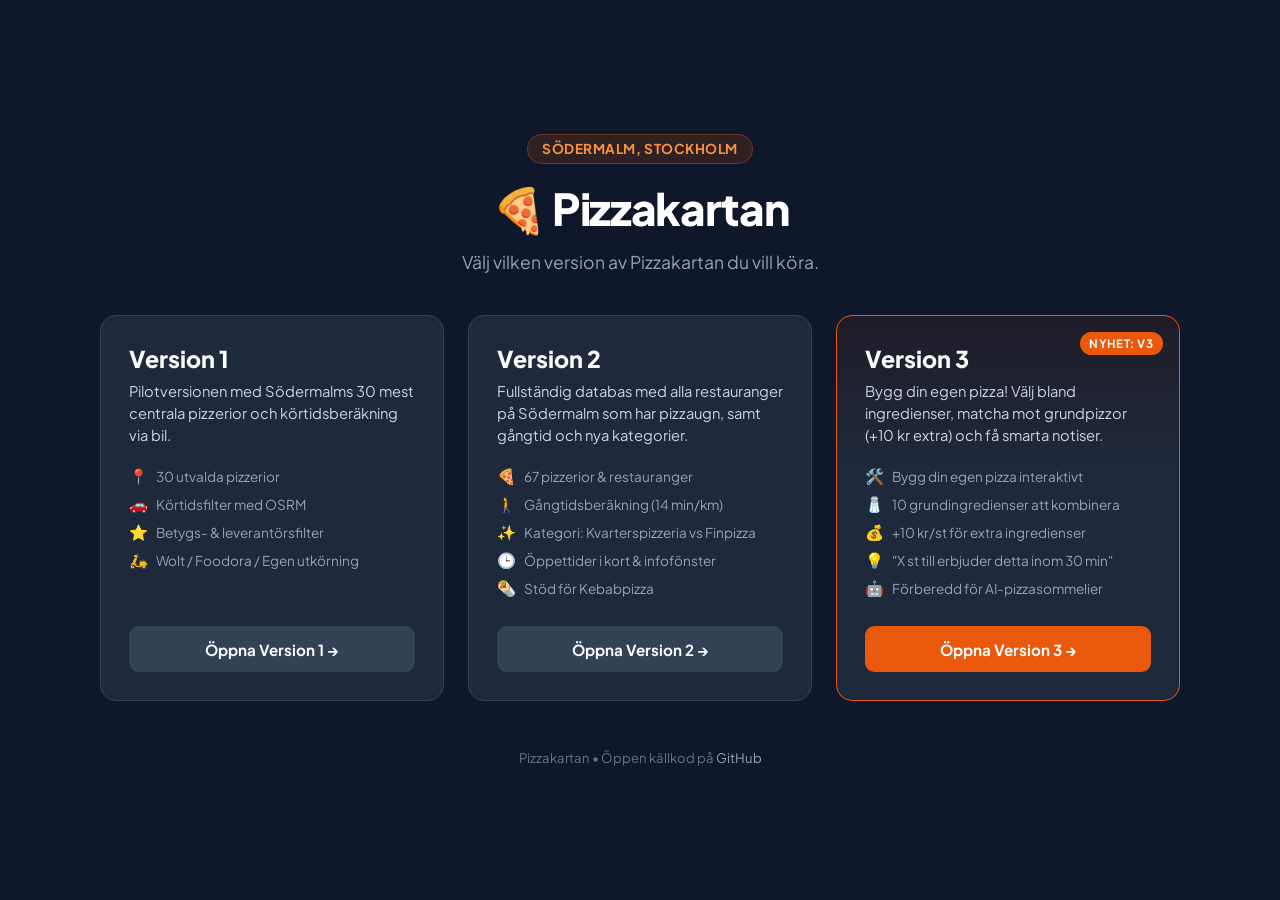
<file: index.html>
<!DOCTYPE html>
<html lang="sv">
<head>
  <meta charset="UTF-8">
  <meta name="viewport" content="width=device-width, initial-scale=1.0">
  <title>Pizzakartan – Södermalm</title>
  <link rel="preconnect" href="https://fonts.googleapis.com">
  <link rel="preconnect" href="https://fonts.gstatic.com" crossorigin>
  <link href="https://fonts.googleapis.com/css2?family=Plus+Jakarta+Sans:wght@400;600;700;800&display=swap" rel="stylesheet">
  <style>
    :root {
      --primary: #ea580c;
      --primary-hover: #c2410c;
      --slate-900: #0f172a;
      --slate-800: #1e293b;
      --slate-600: #475569;
      --slate-200: #e2e8f0;
      --slate-50: #f8fafc;
    }

    * {
      box-sizing: border-box;
      margin: 0;
      padding: 0;
    }

    body {
      font-family: 'Plus Jakarta Sans', -apple-system, BlinkMacSystemFont, "Segoe UI", Roboto, sans-serif;
      background: #0f172a;
      color: #f8fafc;
      min-height: 100vh;
      display: flex;
      flex-direction: column;
      align-items: center;
      justify-content: center;
      padding: 1.5rem;
    }

    .container {
      max-width: 1080px;
      width: 100%;
      text-align: center;
    }

    .header-badge {
      display: inline-block;
      background: rgba(234, 88, 12, 0.15);
      color: #fb923c;
      border: 1px solid rgba(234, 88, 12, 0.35);
      padding: 0.35rem 0.9rem;
      border-radius: 9999px;
      font-size: 0.85rem;
      font-weight: 700;
      letter-spacing: 0.04em;
      text-transform: uppercase;
      margin-bottom: 1rem;
    }

    h1 {
      font-size: 2.75rem;
      font-weight: 800;
      letter-spacing: -0.03em;
      margin-bottom: 0.75rem;
      color: white;
    }

    p.subtitle {
      font-size: 1.1rem;
      color: #94a3b8;
      max-width: 540px;
      margin: 0 auto 2.5rem auto;
      line-height: 1.5;
    }

    .card-grid {
      display: grid;
      grid-template-columns: repeat(auto-fit, minmax(300px, 1fr));
      gap: 1.5rem;
      text-align: left;
    }

    .version-card {
      background: #1e293b;
      border: 1.5px solid #334155;
      border-radius: 1rem;
      padding: 1.75rem;
      display: flex;
      flex-direction: column;
      justify-content: space-between;
      transition: all 0.25s ease;
      position: relative;
      overflow: hidden;
    }

    .version-card:hover {
      border-color: var(--primary);
      transform: translateY(-4px);
      box-shadow: 0 12px 30px rgba(0, 0, 0, 0.35);
    }

    .version-card.featured {
      border-color: #ea580c;
      background: linear-gradient(180deg, rgba(234, 88, 12, 0.08) 0%, #1e293b 40%);
    }

    .card-tag {
      position: absolute;
      top: 1rem;
      right: 1rem;
      background: #ea580c;
      color: white;
      font-size: 0.72rem;
      font-weight: 700;
      text-transform: uppercase;
      padding: 0.25rem 0.6rem;
      border-radius: 9999px;
      letter-spacing: 0.05em;
    }

    .version-title {
      font-size: 1.45rem;
      font-weight: 800;
      margin-bottom: 0.4rem;
      display: flex;
      align-items: center;
      gap: 0.5rem;
    }

    .version-desc {
      font-size: 0.92rem;
      color: #cbd5e1;
      line-height: 1.5;
      margin-bottom: 1.25rem;
    }

    .feature-list {
      list-style: none;
      margin-bottom: 1.75rem;
      display: flex;
      flex-direction: column;
      gap: 0.5rem;
    }

    .feature-item {
      font-size: 0.85rem;
      color: #94a3b8;
      display: flex;
      align-items: center;
      gap: 0.5rem;
    }

    .feature-item span.icon {
      font-size: 0.95rem;
    }

    .launch-btn {
      display: inline-flex;
      align-items: center;
      justify-content: center;
      gap: 0.5rem;
      width: 100%;
      padding: 0.85rem 1.25rem;
      border-radius: 0.6rem;
      font-weight: 700;
      font-size: 0.95rem;
      text-decoration: none;
      transition: all 0.2s ease;
      cursor: pointer;
    }

    .launch-btn-primary {
      background: #ea580c;
      color: white;
    }

    .launch-btn-primary:hover {
      background: #c2410c;
    }

    .launch-btn-secondary {
      background: #334155;
      color: #f8fafc;
    }

    .launch-btn-secondary:hover {
      background: #475569;
    }

    footer {
      margin-top: 3rem;
      font-size: 0.82rem;
      color: #64748b;
    }

    footer a {
      color: #94a3b8;
      text-decoration: none;
    }

    footer a:hover {
      text-decoration: underline;
    }
  </style>
</head>
<body>
  <div class="container">
    <div class="header-badge">Södermalm, Stockholm</div>
    <h1>🍕 Pizzakartan</h1>
    <p class="subtitle">Välj vilken version av Pizzakartan du vill köra.</p>

    <div class="card-grid">
      <!-- Version 1 -->
      <div class="version-card">
        <div>
          <div class="version-title">
            <span>Version 1</span>
          </div>
          <div class="version-desc">
            Pilotversionen med Södermalms 30 mest centrala pizzerior och körtidsberäkning via bil.
          </div>
          <ul class="feature-list">
            <li class="feature-item"><span class="icon">📍</span> 30 utvalda pizzerior</li>
            <li class="feature-item"><span class="icon">🚗</span> Körtidsfilter med OSRM</li>
            <li class="feature-item"><span class="icon">⭐</span> Betygs- & leverantörsfilter</li>
            <li class="feature-item"><span class="icon">🛵</span> Wolt / Foodora / Egen utkörning</li>
          </ul>
        </div>
        <a href="./v1/" class="launch-btn launch-btn-secondary">Öppna Version 1 &rarr;</a>
      </div>

      <!-- Version 2 -->
      <div class="version-card">
        <div>
          <div class="version-title">
            <span>Version 2</span>
          </div>
          <div class="version-desc">
            Fullständig databas med alla restauranger på Södermalm som har pizzaugn, samt gångtid och nya kategorier.
          </div>
          <ul class="feature-list">
            <li class="feature-item"><span class="icon">🍕</span> 67 pizzerior & restauranger</li>
            <li class="feature-item"><span class="icon">🚶</span> Gångtidsberäkning (14 min/km)</li>
            <li class="feature-item"><span class="icon">✨</span> Kategori: Kvarterspizzeria vs Finpizza</li>
            <li class="feature-item"><span class="icon">🕒</span> Öppettider i kort & infofönster</li>
            <li class="feature-item"><span class="icon">🌯</span> Stöd för Kebabpizza</li>
          </ul>
        </div>
        <a href="./v2/" class="launch-btn launch-btn-secondary">Öppna Version 2 &rarr;</a>
      </div>

      <!-- Version 3 -->
      <div class="version-card featured">
        <div class="card-tag">Nyhet: V3</div>
        <div>
          <div class="version-title">
            <span>Version 3</span>
          </div>
          <div class="version-desc">
            Bygg din egen pizza! Välj bland ingredienser, matcha mot grundpizzor (+10 kr extra) och få smarta notiser.
          </div>
          <ul class="feature-list">
            <li class="feature-item"><span class="icon">🛠️</span> Bygg din egen pizza interaktivt</li>
            <li class="feature-item"><span class="icon">🧂</span> 10 grundingredienser att kombinera</li>
            <li class="feature-item"><span class="icon">💰</span> +10 kr/st för extra ingredienser</li>
            <li class="feature-item"><span class="icon">💡</span> "X st till erbjuder detta inom 30 min"</li>
            <li class="feature-item"><span class="icon">🤖</span> Förberedd för AI-pizzasommelier</li>
          </ul>
        </div>
        <a href="./v3/" class="launch-btn launch-btn-primary">Öppna Version 3 &rarr;</a>
      </div>
    </div>

    <footer>
      Pizzakartan • Öppen källkod på <a href="https://github.com/instantcarma/pizzakartan" target="_blank" rel="noopener">GitHub</a>
    </footer>
  </div>
</body>
</html>
</file>
